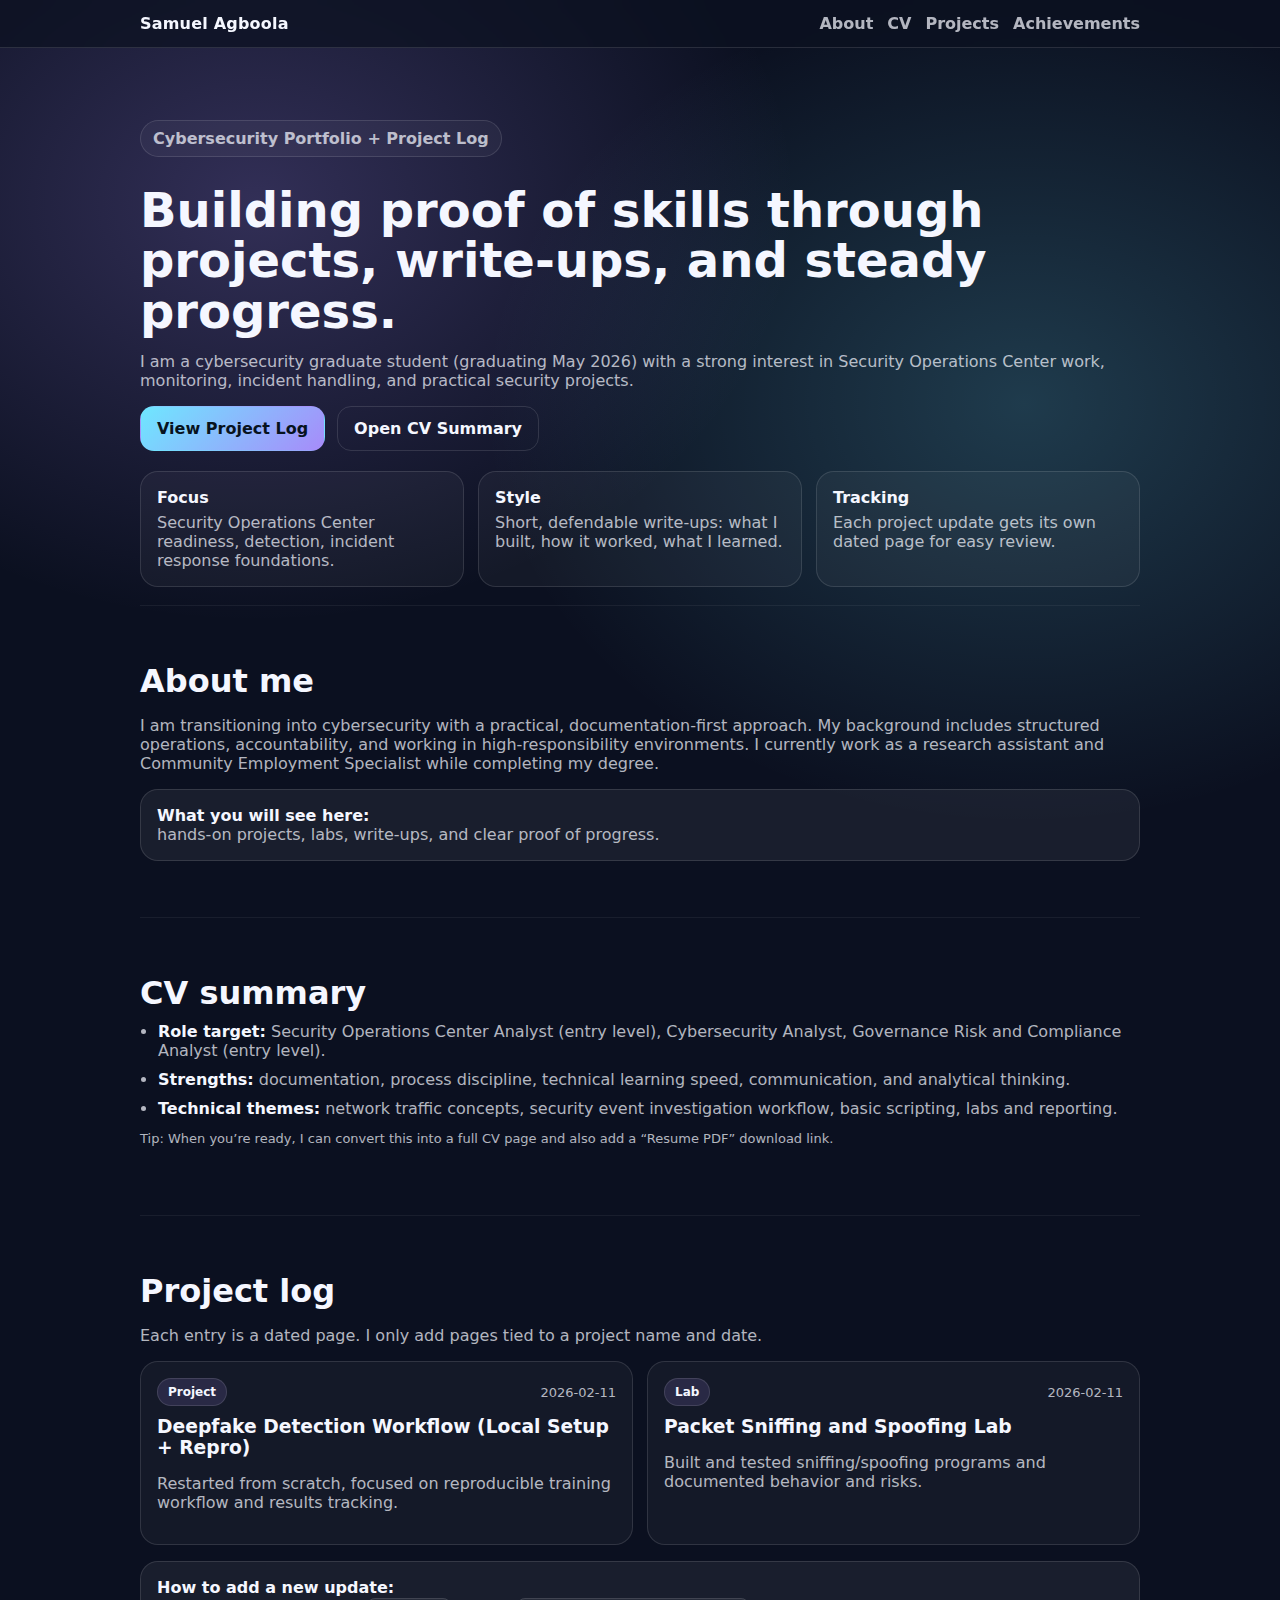
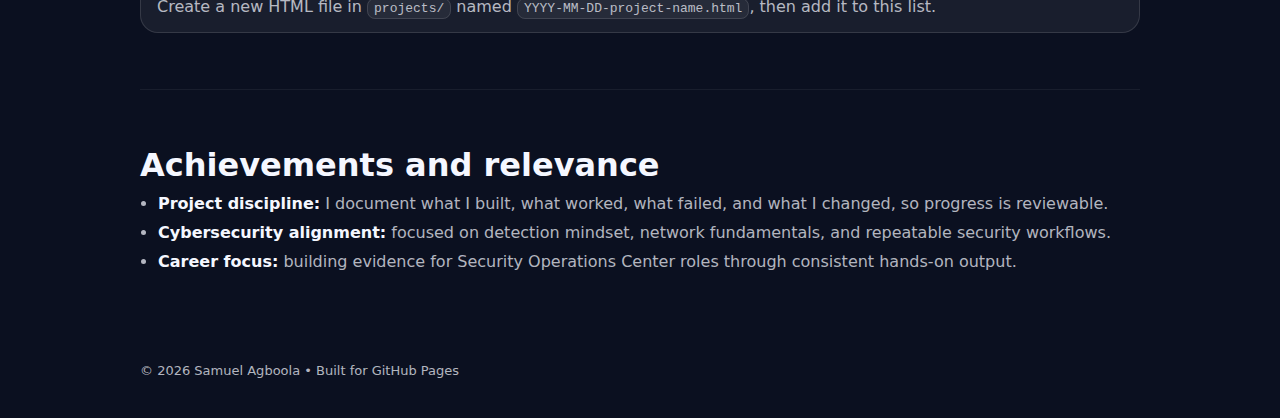
<file: index.html>
<!doctype html>
<html lang="en">

<head>
    <meta charset="utf-8" />
    <meta name="viewport" content="width=device-width, initial-scale=1" />
    <title>Samuel Agboola | Cybersecurity Portfolio</title>
    <meta name="description" content="Cybersecurity portfolio and project log by Samuel Agboola." />
    <link rel="stylesheet" href="style.css" />
</head>

<body>
    <header class="topbar">
        <div class="container topbar-inner">
            <a class="brand" href="index.html">Samuel Agboola</a>
            <nav class="nav">
                <a href="#about">About</a>
                <a href="#cv">CV</a>
                <a href="#projects">Projects</a>
                <a href="#achievements">Achievements</a>
            </nav>
        </div>
    </header>

    <main class="container">
        <section class="hero">
            <p class="pill">Cybersecurity Portfolio + Project Log</p>
            <h1>Building proof of skills through projects, write-ups, and steady progress.</h1>
            <p class="muted">
                I am a cybersecurity graduate student (graduating May 2026) with a strong interest in Security Operations Center work, monitoring, incident handling, and practical security projects.
            </p>

            <div class="hero-actions">
                <a class="btn" href="#projects">View Project Log</a>
                <a class="btn ghost" href="#cv">Open CV Summary</a>
            </div>

            <div class="mini-cards">
                <div class="card">
                    <div class="card-title">Focus</div>
                    <div class="card-text muted">Security Operations Center readiness, detection, incident response foundations.</div>
                </div>
                <div class="card">
                    <div class="card-title">Style</div>
                    <div class="card-text muted">Short, defendable write-ups: what I built, how it worked, what I learned.</div>
                </div>
                <div class="card">
                    <div class="card-title">Tracking</div>
                    <div class="card-text muted">Each project update gets its own dated page for easy review.</div>
                </div>
            </div>
        </section>

        <section id="about" class="section">
            <h2>About me</h2>
            <p class="muted">
                I am transitioning into cybersecurity with a practical, documentation-first approach. My background includes structured operations, accountability, and working in high-responsibility environments. I currently work as a research assistant and Community
                Employment Specialist while completing my degree.
            </p>
            <div class="callout">
                <strong>What you will see here:</strong>
                <div class="muted">hands-on projects, labs, write-ups, and clear proof of progress.</div>
            </div>
        </section>

        <section id="cv" class="section">
            <h2>CV summary</h2>
            <ul class="list">
                <li><strong>Role target:</strong> Security Operations Center Analyst (entry level), Cybersecurity Analyst, Governance Risk and Compliance Analyst (entry level).</li>
                <li><strong>Strengths:</strong> documentation, process discipline, technical learning speed, communication, and analytical thinking.</li>
                <li><strong>Technical themes:</strong> network traffic concepts, security event investigation workflow, basic scripting, labs and reporting.</li>
            </ul>
            <p class="muted small">
                Tip: When you’re ready, I can convert this into a full CV page and also add a “Resume PDF” download link.
            </p>
        </section>

        <section id="projects" class="section">
            <h2>Project log</h2>
            <p class="muted">
                Each entry is a dated page. I only add pages tied to a project name and date.
            </p>

            <div class="project-grid">
                <a class="project" href="projects/2026-02-11-deepfake-detection-workflow.html">
                    <div class="project-top">
                        <span class="tag">Project</span>
                        <span class="muted small">2026-02-11</span>
                    </div>
                    <h3>Deepfake Detection Workflow (Local Setup + Repro)</h3>
                    <p class="muted">Restarted from scratch, focused on reproducible training workflow and results tracking.</p>
                </a>

                <a class="project" href="projects/2026-02-11-packet-sniffing-spoofing-lab.html">
                    <div class="project-top">
                        <span class="tag">Lab</span>
                        <span class="muted small">2026-02-11</span>
                    </div>
                    <h3>Packet Sniffing and Spoofing Lab</h3>
                    <p class="muted">Built and tested sniffing/spoofing programs and documented behavior and risks.</p>
                </a>
            </div>

            <div class="callout">
                <strong>How to add a new update:</strong>
                <div class="muted">Create a new HTML file in <code>projects/</code> named <code>YYYY-MM-DD-project-name.html</code>, then add it to this list.</div>
            </div>
        </section>

        <section id="achievements" class="section">
            <h2>Achievements and relevance</h2>
            <ul class="list">
                <li><strong>Project discipline:</strong> I document what I built, what worked, what failed, and what I changed, so progress is reviewable.</li>
                <li><strong>Cybersecurity alignment:</strong> focused on detection mindset, network fundamentals, and repeatable security workflows.</li>
                <li><strong>Career focus:</strong> building evidence for Security Operations Center roles through consistent hands-on output.</li>
            </ul>
        </section>

        <footer class="footer">
            <div class="muted small">© <span id="year"></span> Samuel Agboola • Built for GitHub Pages</div>
        </footer>
    </main>

    <script>
        document.getElementById("year").textContent = String(new Date().getFullYear());
    </script>
</body>

</html>
</file>
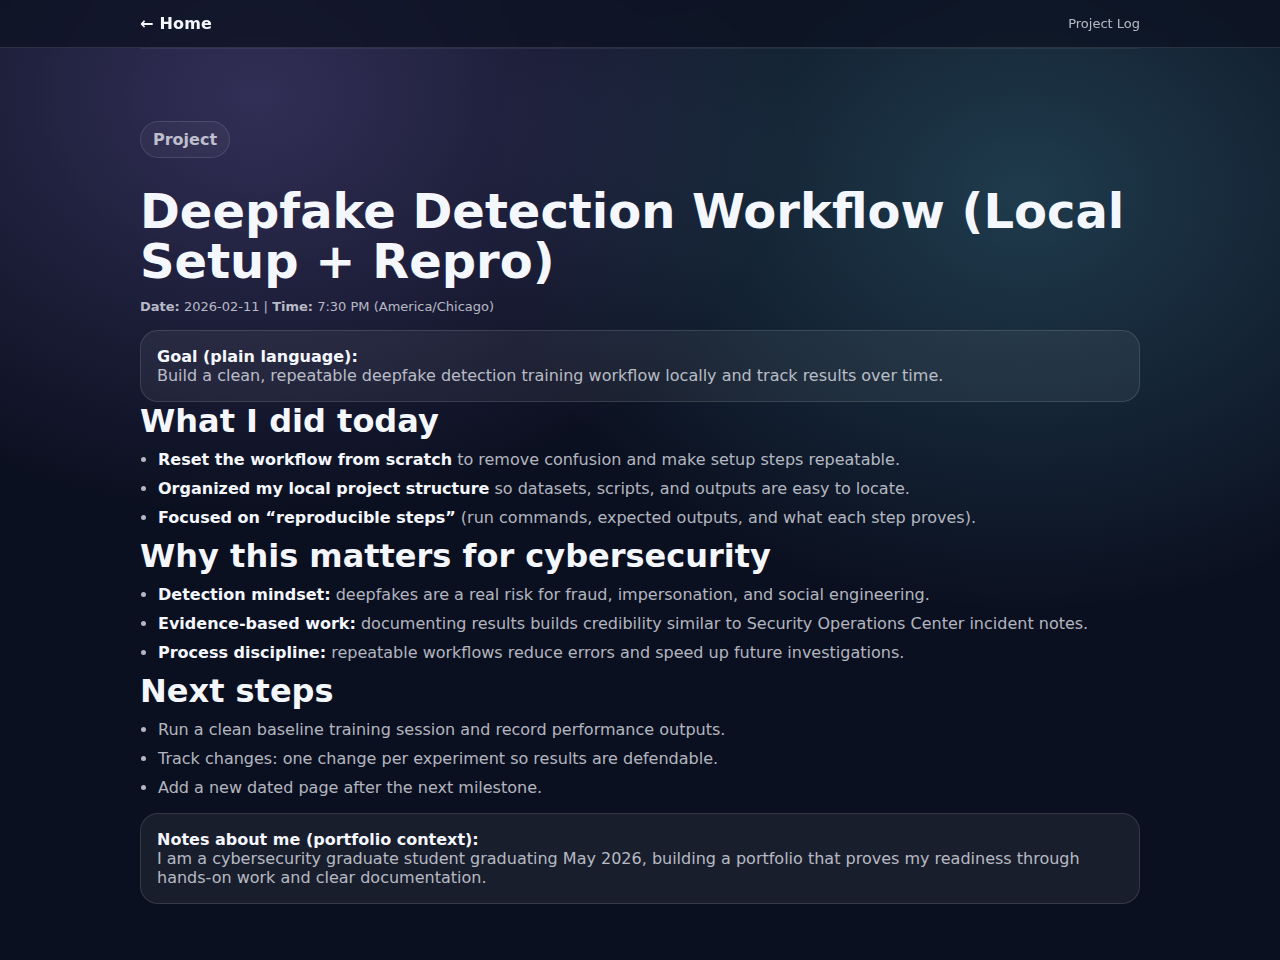
<file: projects/2026-02-11-deepfake-detection-workflow.html>
<!doctype html>
<html lang="en">

<head>
    <meta charset="utf-8" />
    <meta name="viewport" content="width=device-width, initial-scale=1" />
    <title>2026-02-11 | Deepfake Detection Workflow</title>
    <link rel="stylesheet" href="../style.css" />
</head>

<body>
    <header class="topbar">
        <div class="container topbar-inner">
            <a class="brand" href="../index.html">← Home</a>
            <div class="muted small">Project Log</div>
        </div>
    </header>

    <main class="container section">
        <p class="pill">Project</p>
        <h1>Deepfake Detection Workflow (Local Setup + Repro)</h1>

        <div class="muted small">
            <strong>Date:</strong> 2026-02-11 |
            <strong>Time:</strong> 7:30 PM (America/Chicago)
        </div>

        <div class="callout">
            <strong>Goal (plain language):</strong>
            <div class="muted">Build a clean, repeatable deepfake detection training workflow locally and track results over time.</div>
        </div>

        <h2>What I did today</h2>
        <ul class="list">
            <li><strong>Reset the workflow from scratch</strong> to remove confusion and make setup steps repeatable.</li>
            <li><strong>Organized my local project structure</strong> so datasets, scripts, and outputs are easy to locate.</li>
            <li><strong>Focused on “reproducible steps”</strong> (run commands, expected outputs, and what each step proves).</li>
        </ul>

        <h2>Why this matters for cybersecurity</h2>
        <ul class="list">
            <li><strong>Detection mindset:</strong> deepfakes are a real risk for fraud, impersonation, and social engineering.</li>
            <li><strong>Evidence-based work:</strong> documenting results builds credibility similar to Security Operations Center incident notes.</li>
            <li><strong>Process discipline:</strong> repeatable workflows reduce errors and speed up future investigations.</li>
        </ul>

        <h2>Next steps</h2>
        <ul class="list">
            <li>Run a clean baseline training session and record performance outputs.</li>
            <li>Track changes: one change per experiment so results are defendable.</li>
            <li>Add a new dated page after the next milestone.</li>
        </ul>

        <div class="callout">
            <strong>Notes about me (portfolio context):</strong>
            <div class="muted">
                I am a cybersecurity graduate student graduating May 2026, building a portfolio that proves my readiness through hands-on work and clear documentation.
            </div>
        </div>
    </main>
</body>

</html>
</file>
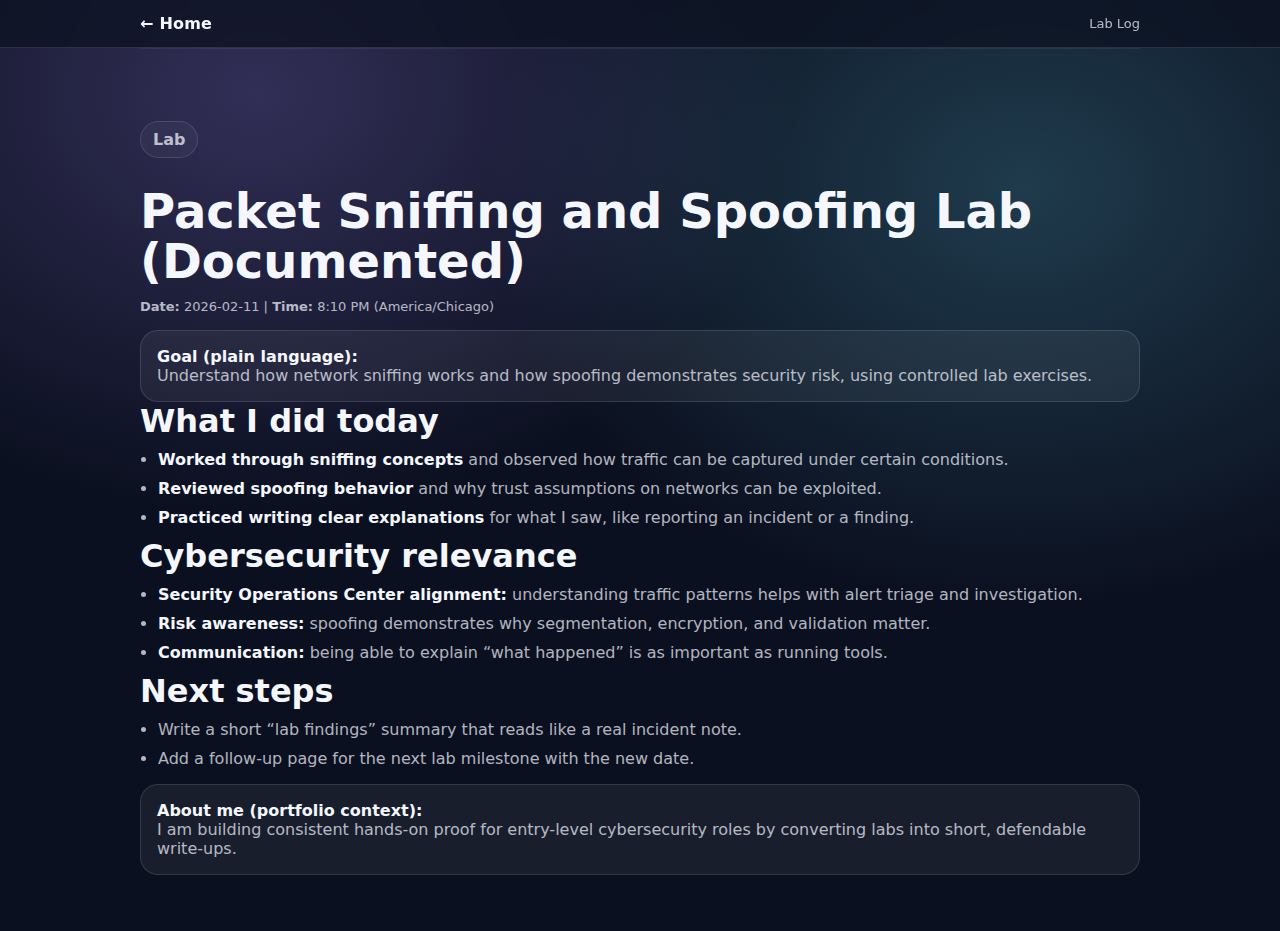
<file: projects/2026-02-11-packet-sniffing-spoofing-lab.html>
<!doctype html>
<html lang="en">

<head>
    <meta charset="utf-8" />
    <meta name="viewport" content="width=device-width, initial-scale=1" />
    <title>2026-02-11 | Packet Sniffing and Spoofing Lab</title>
    <link rel="stylesheet" href="../style.css" />
</head>

<body>
    <header class="topbar">
        <div class="container topbar-inner">
            <a class="brand" href="../index.html">← Home</a>
            <div class="muted small">Lab Log</div>
        </div>
    </header>

    <main class="container section">
        <p class="pill">Lab</p>
        <h1>Packet Sniffing and Spoofing Lab (Documented)</h1>

        <div class="muted small">
            <strong>Date:</strong> 2026-02-11 |
            <strong>Time:</strong> 8:10 PM (America/Chicago)
        </div>

        <div class="callout">
            <strong>Goal (plain language):</strong>
            <div class="muted">Understand how network sniffing works and how spoofing demonstrates security risk, using controlled lab exercises.</div>
        </div>

        <h2>What I did today</h2>
        <ul class="list">
            <li><strong>Worked through sniffing concepts</strong> and observed how traffic can be captured under certain conditions.</li>
            <li><strong>Reviewed spoofing behavior</strong> and why trust assumptions on networks can be exploited.</li>
            <li><strong>Practiced writing clear explanations</strong> for what I saw, like reporting an incident or a finding.</li>
        </ul>

        <h2>Cybersecurity relevance</h2>
        <ul class="list">
            <li><strong>Security Operations Center alignment:</strong> understanding traffic patterns helps with alert triage and investigation.</li>
            <li><strong>Risk awareness:</strong> spoofing demonstrates why segmentation, encryption, and validation matter.</li>
            <li><strong>Communication:</strong> being able to explain “what happened” is as important as running tools.</li>
        </ul>

        <h2>Next steps</h2>
        <ul class="list">
            <li>Write a short “lab findings” summary that reads like a real incident note.</li>
            <li>Add a follow-up page for the next lab milestone with the new date.</li>
        </ul>

        <div class="callout">
            <strong>About me (portfolio context):</strong>
            <div class="muted">
                I am building consistent hands-on proof for entry-level cybersecurity roles by converting labs into short, defendable write-ups.
            </div>
        </div>
    </main>
</body>

</html>
</file>
<file: style.css>
:root {
    --bg: #0b1020;
    --card: rgba(255, 255, 255, 0.06);
    --border: rgba(255, 255, 255, 0.12);
    --text: #f5f7ff;
    --muted: rgba(245, 247, 255, 0.72);
    --accent: #6ee7ff;
    --accent2: #a78bfa;
}

* {
    box-sizing: border-box;
}

html,
body {
    margin: 0;
    padding: 0;
}

body {
    font-family: system-ui, -apple-system, Segoe UI, Roboto, Arial, sans-serif;
    background: radial-gradient(900px 700px at 20% 10%, rgba(167, 139, 250, 0.25), transparent 60%), radial-gradient(900px 700px at 80% 20%, rgba(110, 231, 255, 0.20), transparent 60%), var(--bg);
    color: var(--text);
}

a {
    color: inherit;
    text-decoration: none;
}

code {
    background: rgba(255, 255, 255, 0.06);
    padding: 2px 6px;
    border-radius: 8px;
    border: 1px solid var(--border);
}

.container {
    width: min(1000px, calc(100% - 40px));
    margin: 0 auto;
}

.topbar {
    position: sticky;
    top: 0;
    z-index: 10;
    backdrop-filter: blur(10px);
    background: rgba(11, 16, 32, 0.72);
    border-bottom: 1px solid var(--border);
}

.topbar-inner {
    display: flex;
    gap: 14px;
    align-items: center;
    justify-content: space-between;
    padding: 14px 0;
}

.brand {
    font-weight: 900;
    letter-spacing: 0.2px;
}

.nav {
    display: flex;
    gap: 14px;
}

.nav a {
    color: var(--muted);
    font-weight: 650;
}

.nav a:hover {
    color: var(--text);
}

.hero {
    padding: 56px 0 18px;
}

.pill {
    display: inline-flex;
    padding: 8px 12px;
    border-radius: 999px;
    border: 1px solid var(--border);
    background: rgba(255, 255, 255, 0.04);
    color: var(--muted);
    font-weight: 700;
}

h1 {
    margin: 12px 0;
    line-height: 1.05;
    font-size: clamp(30px, 4vw, 48px);
}

h2 {
    margin: 0 0 10px;
    font-size: clamp(22px, 3vw, 32px);
}

h3 {
    margin: 0 0 10px;
}

.muted {
    color: var(--muted);
}

.small {
    font-size: 13px;
}

.hero-actions {
    display: flex;
    gap: 12px;
    flex-wrap: wrap;
    margin: 16px 0 20px;
}

.btn {
    display: inline-flex;
    align-items: center;
    justify-content: center;
    padding: 12px 16px;
    border-radius: 14px;
    font-weight: 900;
    background: linear-gradient(135deg, var(--accent), var(--accent2));
    color: #07131e;
    border: 1px solid rgba(0, 0, 0, 0);
}

.btn.ghost {
    background: transparent;
    border: 1px solid var(--border);
    color: var(--text);
}

.section {
    padding: 56px 0;
    border-top: 1px solid rgba(255, 255, 255, 0.06);
}

.card,
.project,
.callout {
    border: 1px solid var(--border);
    background: rgba(255, 255, 255, 0.04);
    border-radius: 18px;
    padding: 16px;
}

.mini-cards {
    display: grid;
    grid-template-columns: repeat(3, 1fr);
    gap: 14px;
    margin-top: 18px;
}

.card-title {
    font-weight: 900;
    margin-bottom: 6px;
}

.callout {
    margin-top: 16px;
    background: rgba(255, 255, 255, 0.06);
}

.list {
    margin: 0;
    padding-left: 18px;
}

.list li {
    margin: 10px 0;
    color: var(--muted);
}

.list strong {
    color: var(--text);
}

.project-grid {
    display: grid;
    grid-template-columns: repeat(2, 1fr);
    gap: 14px;
    margin-top: 14px;
}

.project:hover {
    background: rgba(255, 255, 255, 0.06);
}

.project-top {
    display: flex;
    align-items: center;
    justify-content: space-between;
    margin-bottom: 10px;
}

.tag {
    font-size: 12px;
    font-weight: 900;
    padding: 6px 10px;
    border-radius: 999px;
    border: 1px solid var(--border);
    background: rgba(167, 139, 250, 0.14);
}

.footer {
    padding: 26px 0 40px;
}

@media (max-width: 800px) {
    .mini-cards {
        grid-template-columns: 1fr;
    }
    .project-grid {
        grid-template-columns: 1fr;
    }
    .nav {
        display: none;
    }
}
</file>
